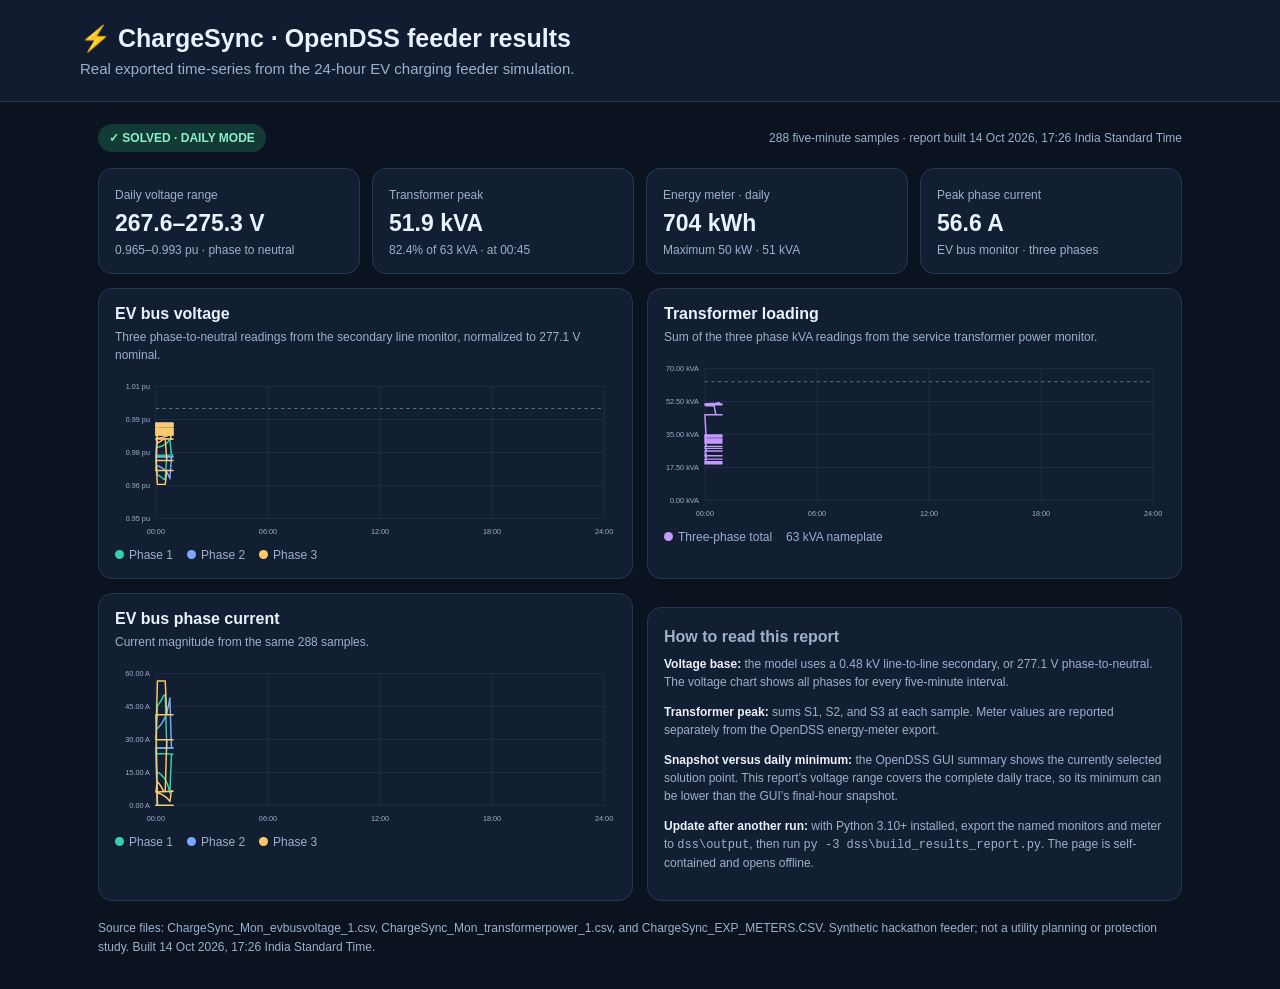
<file: dss/results.html>
<!doctype html>
<html lang="en"><head><meta charset="utf-8"><meta name="viewport" content="width=device-width,initial-scale=1">
<title>ChargeSync · OpenDSS results</title>
<style>
:root{color-scheme:dark;--bg:#0b1220;--panel:#121e32;--line:#263650;--text:#eaf1ff;--muted:#9eb0cc;--teal:#35d0ad;--blue:#7da7ff;--gold:#ffc96b;--purple:#c59aff}
*{box-sizing:border-box}body{margin:0;background:var(--bg);color:var(--text);font:15px Inter,Segoe UI,Arial,sans-serif}header{padding:24px max(18px,calc((100% - 1120px)/2));background:#111c30;border-bottom:1px solid var(--line)}h1{font-size:25px;margin:0}header p{color:var(--muted);margin:7px 0 0}main{max-width:1120px;margin:22px auto;padding:0 18px}a{color:#9fd7ff}.topline{display:flex;justify-content:space-between;gap:12px;align-items:center;margin-bottom:16px;flex-wrap:wrap}.badge{color:#8cf0c9;background:#123b35;border-radius:999px;padding:7px 11px;font-size:12px;font-weight:700}.subtle{font-size:12px;color:var(--muted)}.cards{display:grid;grid-template-columns:repeat(4,1fr);gap:12px}.card,.panel{background:var(--panel);border:1px solid var(--line);border-radius:14px;padding:16px}.card span{font-size:12px;color:var(--muted)}.card strong{display:block;font-size:23px;margin:8px 0 3px}.card small{font-size:12px;color:var(--muted)}.grid{display:grid;grid-template-columns:1fr 1fr;gap:14px;margin-top:14px}.panel h2{font-size:16px;margin:0 0 4px}.panel p{font-size:12px;color:var(--muted);margin:5px 0 12px;line-height:1.5}svg{display:block;width:100%;height:auto;overflow:visible}.legend{display:flex;gap:14px;flex-wrap:wrap;color:var(--muted);font-size:12px;margin-top:7px}.key{display:inline-block;width:9px;height:9px;border-radius:50%;margin-right:5px;background:var(--teal)}.key.blue{background:var(--blue)}.key.gold{background:var(--gold)}.key.purple{background:var(--purple)}.notes{margin-top:14px;line-height:1.65;color:var(--muted);font-size:13px}.notes b{color:var(--text)}footer{margin:18px 0 32px;color:var(--muted);font-size:12px;line-height:1.6}@media(max-width:820px){.cards{grid-template-columns:repeat(2,1fr)}.grid{grid-template-columns:1fr}}@media(max-width:480px){.cards{grid-template-columns:1fr 1fr}.card{padding:12px}.card strong{font-size:19px}}
</style></head><body>
<header><h1>⚡ ChargeSync · OpenDSS feeder results</h1><p>Real exported time-series from the 24-hour EV charging feeder simulation.</p></header>
<main><div class="topline"><span class="badge">✓ SOLVED · DAILY MODE</span><span class="subtle">288 five-minute samples · report built 14 Oct 2026, 17:26 India Standard Time</span></div>
<section class="cards">
<div class="card"><span>Daily voltage range</span><strong>267.6–275.3 V</strong><small>0.965–0.993 pu · phase to neutral</small></div>
<div class="card"><span>Transformer peak</span><strong>51.9 kVA</strong><small>82.4% of 63 kVA · at 00:45</small></div>
<div class="card"><span>Energy meter · daily</span><strong>704 kWh</strong><small>Maximum 50 kW · 51 kVA</small></div>
<div class="card"><span>Peak phase current</span><strong>56.6 A</strong><small>EV bus monitor · three phases</small></div>
</section>
<section class="grid">
<article class="panel"><h2>EV bus voltage</h2><p>Three phase-to-neutral readings from the secondary line monitor, normalized to 277.1 V nominal.</p><svg id="voltageChart" viewBox="0 0 760 250" role="img" aria-label="EV bus voltage by phase during the day"></svg><div class="legend"><span><i class="key"></i>Phase 1</span><span><i class="key blue"></i>Phase 2</span><span><i class="key gold"></i>Phase 3</span></div></article>
<article class="panel"><h2>Transformer loading</h2><p>Sum of the three phase kVA readings from the service transformer power monitor.</p><svg id="powerChart" viewBox="0 0 760 250" role="img" aria-label="Transformer apparent power throughout the day"></svg><div class="legend"><span><i class="key purple"></i>Three-phase total</span><span class="subtle">63 kVA nameplate</span></div></article>
</section>
<section class="grid">
<article class="panel"><h2>EV bus phase current</h2><p>Current magnitude from the same 288 samples.</p><svg id="currentChart" viewBox="0 0 760 250" role="img" aria-label="EV bus current by phase during the day"></svg><div class="legend"><span><i class="key"></i>Phase 1</span><span><i class="key blue"></i>Phase 2</span><span><i class="key gold"></i>Phase 3</span></div></article>
<article class="panel notes"><h2>How to read this report</h2><p><b>Voltage base:</b> the model uses a 0.48 kV line-to-line secondary, or 277.1 V phase-to-neutral. The voltage chart shows all phases for every five-minute interval.</p><p><b>Transformer peak:</b> sums S1, S2, and S3 at each sample. Meter values are reported separately from the OpenDSS energy-meter export.</p><p><b>Snapshot versus daily minimum:</b> the OpenDSS GUI summary shows the currently selected solution point. This report’s voltage range covers the complete daily trace, so its minimum can be lower than the GUI’s final-hour snapshot.</p><p><b>Update after another run:</b> with Python 3.10+ installed, export the named monitors and meter to <code>dss\output</code>, then run <code>py -3 dss\build_results_report.py</code>. The page is self-contained and opens offline.</p></article>
</section>
<footer>Source files: ChargeSync_Mon_evbusvoltage_1.csv, ChargeSync_Mon_transformerpower_1.csv, and ChargeSync_EXP_METERS.CSV. Synthetic hackathon feeder; not a utility planning or protection study. Built 14 Oct 2026, 17:26 India Standard Time.</footer></main>
<script>
const report={"voltage":[[300.0,272.225,269.933,273.376],[600.0,272.274,269.848,273.409],[900.0,272.333,269.749,273.446],[1200.0,272.405,269.63,273.488],[1500.0,272.496,269.485,273.537],[1800.0,272.612,269.304,273.595],[2100.0,272.766,269.069,273.666],[2400.0,272.983,268.745,273.757],[2700.0,273.308,268.271,273.88],[3000.0,271.306,270.998,273.249],[3300.0,271.272,270.999,273.28],[0.0,271.234,271.0,273.317],[300.0,268.77,274.14,272.785],[600.0,268.672,274.142,272.876],[900.0,268.551,274.145,272.989],[1200.0,268.396,274.149,273.132],[1500.0,268.218,274.153,273.296],[1800.0,268.19,274.153,273.322],[2100.0,271.091,274.089,270.563],[2400.0,271.091,274.089,270.563],[2700.0,271.091,274.089,270.563],[3000.0,271.091,274.089,270.563],[3300.0,271.091,274.089,270.563],[0.0,271.091,274.089,270.563],[300.0,274.315,274.172,267.56],[600.0,274.315,274.172,267.56],[900.0,274.315,274.172,267.56],[1200.0,274.315,274.172,267.56],[1500.0,274.315,274.172,267.56],[1800.0,274.315,274.172,267.56],[2100.0,274.212,274.099,269.311],[2400.0,274.212,274.099,269.311],[2700.0,274.212,274.099,269.311],[3000.0,274.212,274.099,269.311],[3300.0,274.212,274.099,269.311],[0.0,274.212,274.099,269.311],[300.0,274.132,274.132,274.132],[600.0,274.132,274.132,274.132],[900.0,274.132,274.132,274.132],[1200.0,274.132,274.132,274.132],[1500.0,274.132,274.132,274.132],[1800.0,274.132,274.132,274.132],[2100.0,274.132,274.132,274.132],[2400.0,274.132,274.132,274.132],[2700.0,274.132,274.132,274.132],[3000.0,274.132,274.132,274.132],[3300.0,274.132,274.132,274.132],[0.0,274.132,274.132,274.132],[300.0,274.376,274.376,274.376],[600.0,274.376,274.376,274.376],[900.0,274.376,274.376,274.376],[1200.0,274.376,274.376,274.376],[1500.0,274.376,274.376,274.376],[1800.0,274.376,274.376,274.376],[2100.0,274.376,274.376,274.376],[2400.0,274.376,274.376,274.376],[2700.0,274.376,274.376,274.376],[3000.0,274.376,274.376,274.376],[3300.0,274.376,274.376,274.376],[0.0,274.376,274.376,274.376],[300.0,274.619,274.619,274.619],[600.0,274.619,274.619,274.619],[900.0,274.619,274.619,274.619],[1200.0,274.619,274.619,274.619],[1500.0,274.619,274.619,274.619],[1800.0,274.619,274.619,274.619],[2100.0,274.619,274.619,274.619],[2400.0,274.619,274.619,274.619],[2700.0,274.619,274.619,274.619],[3000.0,274.619,274.619,274.619],[3300.0,274.619,274.619,274.619],[0.0,274.619,274.619,274.619],[300.0,274.861,274.862,274.861],[600.0,274.861,274.861,274.861],[900.0,274.861,274.861,274.861],[1200.0,274.861,274.861,274.861],[1500.0,274.861,274.861,274.861],[1800.0,274.861,274.861,274.861],[2100.0,274.861,274.861,274.861],[2400.0,274.861,274.861,274.861],[2700.0,274.861,274.861,274.861],[3000.0,274.861,274.861,274.861],[3300.0,274.861,274.861,274.861],[0.0,274.861,274.861,274.861],[300.0,275.033,275.034,275.033],[600.0,275.033,275.033,275.033],[900.0,275.033,275.033,275.033],[1200.0,275.033,275.033,275.033],[1500.0,275.033,275.033,275.033],[1800.0,275.033,275.033,275.033],[2100.0,275.033,275.033,275.033],[2400.0,275.033,275.033,275.033],[2700.0,275.033,275.033,275.033],[3000.0,275.033,275.033,275.033],[3300.0,275.033,275.033,275.033],[0.0,275.033,275.033,275.033],[300.0,275.171,275.171,275.171],[600.0,275.171,275.171,275.171],[900.0,275.171,275.171,275.171],[1200.0,275.171,275.171,275.171],[1500.0,275.171,275.171,275.171],[1800.0,275.171,275.171,275.171],[2100.0,275.171,275.171,275.171],[2400.0,275.171,275.171,275.171],[2700.0,275.171,275.171,275.171],[3000.0,275.171,275.171,275.171],[3300.0,275.171,275.171,275.171],[0.0,275.171,275.171,275.171],[300.0,275.239,275.24,275.239],[600.0,275.239,275.239,275.239],[900.0,275.239,275.239,275.239],[1200.0,275.239,275.239,275.239],[1500.0,275.239,275.239,275.239],[1800.0,275.239,275.239,275.239],[2100.0,275.239,275.239,275.239],[2400.0,275.239,275.239,275.239],[2700.0,275.239,275.239,275.239],[3000.0,275.239,275.239,275.239],[3300.0,275.239,275.239,275.239],[0.0,275.239,275.239,275.239],[300.0,275.274,275.274,275.274],[600.0,275.274,275.274,275.274],[900.0,275.274,275.274,275.274],[1200.0,275.274,275.274,275.274],[1500.0,275.274,275.274,275.274],[1800.0,275.274,275.274,275.274],[2100.0,275.274,275.274,275.274],[2400.0,275.274,275.274,275.274],[2700.0,275.274,275.274,275.274],[3000.0,275.274,275.274,275.274],[3300.0,275.274,275.274,275.274],[0.0,275.274,275.274,275.274],[300.0,275.274,275.274,275.274],[600.0,275.274,275.274,275.274],[900.0,275.274,275.274,275.274],[1200.0,275.274,275.274,275.274],[1500.0,275.274,275.274,275.274],[1800.0,275.274,275.274,275.274],[2100.0,275.274,275.274,275.274],[2400.0,275.274,275.274,275.274],[2700.0,275.274,275.274,275.274],[3000.0,275.274,275.274,275.274],[3300.0,275.274,275.274,275.274],[0.0,275.274,275.274,275.274],[300.0,275.171,275.171,275.171],[600.0,275.171,275.171,275.171],[900.0,275.171,275.171,275.171],[1200.0,275.171,275.171,275.171],[1500.0,275.171,275.171,275.171],[1800.0,275.171,275.171,275.171],[2100.0,275.171,275.171,275.171],[2400.0,275.171,275.171,275.171],[2700.0,275.171,275.171,275.171],[3000.0,275.171,275.171,275.171],[3300.0,275.171,275.171,275.171],[0.0,275.171,275.171,275.171],[300.0,274.861,274.86,274.861],[600.0,274.861,274.861,274.861],[900.0,274.861,274.861,274.861],[1200.0,274.861,274.861,274.861],[1500.0,274.861,274.861,274.861],[1800.0,274.861,274.861,274.861],[2100.0,274.861,274.861,274.861],[2400.0,274.861,274.861,274.861],[2700.0,274.861,274.861,274.861],[3000.0,274.861,274.861,274.861],[3300.0,274.861,274.861,274.861],[0.0,274.861,274.861,274.861],[300.0,274.48,274.48,274.48],[600.0,274.48,274.48,274.48],[900.0,274.48,274.48,274.48],[1200.0,274.48,274.48,274.48],[1500.0,274.48,274.48,274.48],[1800.0,274.48,274.48,274.48],[2100.0,274.48,274.48,274.48],[2400.0,274.48,274.48,274.48],[2700.0,274.48,274.48,274.48],[3000.0,274.48,274.48,274.48],[3300.0,274.48,274.48,274.48],[0.0,274.48,274.48,274.48],[300.0,274.202,274.201,274.202],[600.0,274.202,274.202,274.202],[900.0,274.202,274.202,274.202],[1200.0,274.202,274.202,274.202],[1500.0,274.202,274.202,274.202],[1800.0,274.202,274.202,274.202],[2100.0,274.202,274.202,274.202],[2400.0,274.202,274.202,274.202],[2700.0,274.202,274.202,274.202],[3000.0,274.202,274.202,274.202],[3300.0,274.202,274.202,274.202],[0.0,274.202,274.202,274.202],[300.0,273.992,273.992,273.992],[600.0,273.992,273.992,273.992],[900.0,273.992,273.992,273.992],[1200.0,273.992,273.992,273.992],[1500.0,273.992,273.992,273.992],[1800.0,273.992,273.992,273.992],[2100.0,273.992,273.992,273.992],[2400.0,273.992,273.992,273.992],[2700.0,273.992,273.992,273.992],[3000.0,273.992,273.992,273.992],[3300.0,273.992,273.992,273.992],[0.0,273.992,273.992,273.992],[300.0,273.852,273.852,273.852],[600.0,273.852,273.852,273.852],[900.0,273.852,273.852,273.852],[1200.0,273.852,273.852,273.852],[1500.0,273.852,273.852,273.852],[1800.0,273.852,273.852,273.852],[2100.0,273.852,273.852,273.852],[2400.0,273.852,273.852,273.852],[2700.0,273.852,273.852,273.852],[3000.0,273.852,273.852,273.852],[3300.0,273.852,273.852,273.852],[0.0,273.852,273.852,273.852],[300.0,273.782,273.782,273.782],[600.0,273.782,273.782,273.782],[900.0,273.782,273.782,273.782],[1200.0,273.782,273.782,273.782],[1500.0,273.782,273.782,273.782],[1800.0,273.782,273.782,273.782],[2100.0,273.782,273.782,273.782],[2400.0,273.782,273.782,273.782],[2700.0,273.782,273.782,273.782],[3000.0,273.782,273.782,273.782],[3300.0,273.782,273.782,273.782],[0.0,273.782,273.782,273.782],[300.0,273.887,273.887,273.887],[600.0,273.887,273.887,273.887],[900.0,273.887,273.887,273.887],[1200.0,273.887,273.887,273.887],[1500.0,273.887,273.887,273.887],[1800.0,273.887,273.887,273.887],[2100.0,273.887,273.887,273.887],[2400.0,273.887,273.887,273.887],[2700.0,273.887,273.887,273.887],[3000.0,273.887,273.887,273.887],[3300.0,273.887,273.887,273.887],[0.0,273.887,273.887,273.887],[300.0,273.992,273.992,273.992],[600.0,273.992,273.992,273.992],[900.0,273.992,273.992,273.992],[1200.0,273.992,273.992,273.992],[1500.0,273.992,273.992,273.992],[1800.0,273.992,273.992,273.992],[2100.0,273.992,273.992,273.992],[2400.0,273.992,273.992,273.992],[2700.0,273.992,273.992,273.992],[3000.0,273.992,273.992,273.992],[3300.0,273.992,273.992,273.992],[0.0,273.992,273.992,273.992],[300.0,274.062,274.062,274.062],[600.0,274.062,274.062,274.062],[900.0,274.062,274.062,274.062],[1200.0,274.062,274.062,274.062],[1500.0,274.062,274.062,274.062],[1800.0,274.062,274.062,274.062],[2100.0,274.062,274.062,274.062],[2400.0,274.062,274.062,274.062],[2700.0,274.062,274.062,274.062],[3000.0,274.062,274.062,274.062],[3300.0,274.062,274.062,274.062],[0.0,274.062,274.062,274.062],[300.0,273.992,273.992,273.992],[600.0,273.992,273.992,273.992],[900.0,273.992,273.992,273.992],[1200.0,273.992,273.992,273.992],[1500.0,273.992,273.992,273.992],[1800.0,273.992,273.992,273.992],[2100.0,273.992,273.992,273.992],[2400.0,273.992,273.992,273.992],[2700.0,273.992,273.992,273.992],[3000.0,273.992,273.992,273.992],[3300.0,273.992,273.992,273.992],[0.0,273.992,273.992,273.992],[300.0,273.817,273.817,273.817],[600.0,273.817,273.817,273.817],[900.0,273.817,273.817,273.817],[1200.0,273.817,273.817,273.817],[1500.0,273.817,273.817,273.817],[1800.0,273.817,273.817,273.817],[2100.0,273.817,273.817,273.817],[2400.0,273.817,273.817,273.817],[2700.0,273.817,273.817,273.817],[3000.0,273.817,273.817,273.817],[3300.0,273.817,273.817,273.817],[0.0,273.817,273.817,273.817]],"current":[[300.0,15.1038,35.0256,5.79535],[600.0,14.6758,35.7389,5.52827],[900.0,14.1598,36.5748,5.22663],[1200.0,13.5283,37.5733,4.8824],[1500.0,12.7395,38.79,4.48391],[1800.0,11.7276,40.3116,4.01343],[2100.0,10.3813,42.2848,3.44181],[2400.0,8.48914,44.9878,2.71469],[2700.0,5.65706,48.9386,1.73555],[3000.0,23.0411,26.0911,6.69577],[3300.0,23.3204,26.0912,6.42064],[0.0,23.6437,26.0911,6.10216],[300.0,45.4482,0.000751663,10.7637],[600.0,46.2616,0.000214063,9.97579],[900.0,47.2663,0.000262985,9.00368],[1200.0,48.5475,0.000335388,7.76654],[1500.0,50.0216,0.000386068,6.34646],[1800.0,50.2538,6.13743e-05,6.12434],[2100.0,26.0823,0.000266079,29.8664],[2400.0,26.0824,4.00322e-07,29.8666],[2700.0,26.0824,1.46231e-09,29.8666],[3000.0,26.0824,4.82038e-10,29.8666],[3300.0,26.0824,2.9998e-12,29.8666],[0.0,26.0824,7.20859e-10,29.8666],[300.0,0.000243901,0.000176397,56.6269],[600.0,6.49001e-07,8.24387e-07,56.6285],[900.0,1.29865e-09,1.71254e-09,56.6285],[1200.0,3.81529e-12,2.52426e-12,56.6285],[1500.0,1.63961e-12,8.87923e-13,56.6285],[1800.0,2.48296e-12,7.19019e-13,56.6285],[2100.0,0.00010432,5.73316e-05,41.258],[2400.0,1.75639e-07,2.60905e-07,41.2575],[2700.0,2.52139e-10,3.07194e-10,41.2575],[3000.0,2.34371e-13,1.14254e-12,41.2575],[3300.0,1.65531e-12,9.71341e-13,41.2575],[0.0,1.65531e-12,9.71341e-13,41.2575],[300.0,0.000146636,0.00012373,3.29024e-05],[600.0,9.31262e-08,2.86438e-07,2.28459e-08],[900.0,1.19938e-10,4.36339e-10,1.5838e-11],[1200.0,1.17186e-12,2.15181e-12,1.94268e-12],[1500.0,2.05896e-12,3.208e-12,2.03369e-12],[1800.0,2.05896e-12,3.208e-12,2.03369e-12],[2100.0,2.05896e-12,3.208e-12,2.03369e-12],[2400.0,2.05896e-12,3.208e-12,2.03369e-12],[2700.0,2.05896e-12,3.208e-12,2.03369e-12],[3000.0,2.05896e-12,3.208e-12,2.03369e-12],[3300.0,2.05896e-12,3.208e-12,2.03369e-12],[0.0,2.05896e-12,3.208e-12,2.03369e-12],[300.0,0.000711521,0.0022716,0.000228467],[600.0,3.08547e-07,2.31362e-06,8.5241e-08],[900.0,6.6151e-11,3.48944e-09,2.15247e-10],[1200.0,1.60073e-12,4.32047e-12,9.09495e-13],[1500.0,1.52527e-12,7.27951e-13,1.4559e-12],[1800.0,1.52527e-12,7.27951e-13,1.4559e-12],[2100.0,1.52527e-12,7.27951e-13,1.4559e-12],[2400.0,1.52527e-12,7.27951e-13,1.4559e-12],[2700.0,1.52527e-12,7.27951e-13,1.4559e-12],[3000.0,1.52527e-12,7.27951e-13,1.4559e-12],[3300.0,1.52527e-12,7.27951e-13,1.4559e-12],[0.0,1.52527e-12,7.27951e-13,1.4559e-12],[300.0,0.000702662,0.00226735,0.000224395],[600.0,3.94964e-07,2.53392e-06,1.14088e-07],[900.0,1.00666e-10,3.70338e-09,2.03372e-10],[1200.0,3.41061e-13,6.10769e-12,4.54747e-13],[1500.0,1.3074e-12,3.63975e-13,9.37486e-13],[1800.0,1.3074e-12,3.63975e-13,9.37486e-13],[2100.0,1.3074e-12,3.63975e-13,9.37486e-13],[2400.0,1.3074e-12,3.63975e-13,9.37486e-13],[2700.0,1.3074e-12,3.63975e-13,9.37486e-13],[3000.0,1.3074e-12,3.63975e-13,9.37486e-13],[3300.0,1.3074e-12,3.63975e-13,9.37486e-13],[0.0,1.3074e-12,3.63975e-13,9.37486e-13],[300.0,0.000696075,0.00226682,0.000221371],[600.0,4.71613e-07,2.74558e-06,1.39693e-07],[900.0,1.66648e-10,3.92233e-09,1.88308e-10],[1200.0,5.68434e-13,5.98127e-12,4.54747e-13],[1500.0,1.01685e-12,2.54212e-13,9.37486e-13],[1800.0,1.01685e-12,2.54212e-13,9.37486e-13],[2100.0,1.01685e-12,2.54212e-13,9.37486e-13],[2400.0,1.01685e-12,2.54212e-13,9.37486e-13],[2700.0,1.01685e-12,2.54212e-13,9.37486e-13],[3000.0,1.01685e-12,2.54212e-13,9.37486e-13],[3300.0,1.01685e-12,2.54212e-13,9.37486e-13],[0.0,1.01685e-12,2.54212e-13,9.37486e-13],[300.0,0.000494613,0.00161987,0.000156969],[600.0,3.71722e-07,2.06337e-06,1.11354e-07],[900.0,1.62996e-10,2.91746e-09,1.26126e-10],[1200.0,1.36897e-12,4.77485e-12,1.13687e-12],[1500.0,1.36897e-12,1.43804e-12,2.27374e-13],[1800.0,1.36897e-12,1.43804e-12,2.27374e-13],[2100.0,1.36897e-12,1.43804e-12,2.27374e-13],[2400.0,1.36897e-12,1.43804e-12,2.27374e-13],[2700.0,1.36897e-12,1.43804e-12,2.27374e-13],[3000.0,1.36897e-12,1.43804e-12,2.27374e-13],[3300.0,1.36897e-12,1.43804e-12,2.27374e-13],[0.0,1.36897e-12,1.43804e-12,2.27374e-13],[300.0,0.000394587,0.00129729,0.000125088],[600.0,3.17559e-07,1.71303e-06,9.57374e-08],[900.0,1.58144e-10,2.41017e-09,9.67747e-11],[1200.0,2.55479e-12,4.73168e-12,1.94268e-12],[1500.0,5.68434e-13,2.34371e-13,1.28622e-12],[1800.0,5.68434e-13,2.34371e-13,1.28622e-12],[2100.0,5.68434e-13,2.34371e-13,1.28622e-12],[2400.0,5.68434e-13,2.34371e-13,1.28622e-12],[2700.0,5.68434e-13,2.34371e-13,1.28622e-12],[3000.0,5.68434e-13,2.34371e-13,1.28622e-12],[3300.0,5.68434e-13,2.34371e-13,1.28622e-12],[0.0,5.68434e-13,2.34371e-13,1.28622e-12],[300.0,0.000197036,0.000648943,6.24386e-05],[600.0,1.63506e-07,8.71471e-07,4.94205e-08],[900.0,8.45029e-11,1.22306e-09,4.73134e-11],[1200.0,8.27653e-13,1.77585e-12,9.37486e-13],[1500.0,3.21555e-13,3.97904e-13,9.09495e-13],[1800.0,3.21555e-13,3.97904e-13,9.09495e-13],[2100.0,3.21555e-13,3.97904e-13,9.09495e-13],[2400.0,3.21555e-13,3.97904e-13,9.09495e-13],[2700.0,3.21555e-13,3.97904e-13,9.09495e-13],[3000.0,3.21555e-13,3.97904e-13,9.09495e-13],[3300.0,3.21555e-13,3.97904e-13,9.09495e-13],[0.0,3.21555e-13,3.97904e-13,9.09495e-13],[300.0,9.84642e-05,0.000324563,3.1198e-05],[600.0,8.28904e-08,4.39402e-07,2.50811e-08],[900.0,4.69311e-11,6.16811e-10,2.27203e-11],[1200.0,1.81988e-12,1.60878e-12,9.37486e-13],[1500.0,5.08423e-13,5.68434e-13,9.09495e-13],[1800.0,5.08423e-13,5.68434e-13,9.09495e-13],[2100.0,5.08423e-13,5.68434e-13,9.09495e-13],[2400.0,5.08423e-13,5.68434e-13,9.09495e-13],[2700.0,5.08423e-13,5.68434e-13,9.09495e-13],[3000.0,5.08423e-13,5.68434e-13,9.09495e-13],[3300.0,5.08423e-13,5.68434e-13,9.09495e-13],[0.0,5.08423e-13,5.68434e-13,9.09495e-13],[300.0,5.08423e-13,5.68434e-13,9.09495e-13],[600.0,5.08423e-13,5.68434e-13,9.09495e-13],[900.0,5.08423e-13,5.68434e-13,9.09495e-13],[1200.0,5.08423e-13,5.68434e-13,9.09495e-13],[1500.0,5.08423e-13,5.68434e-13,9.09495e-13],[1800.0,5.08423e-13,5.68434e-13,9.09495e-13],[2100.0,5.08423e-13,5.68434e-13,9.09495e-13],[2400.0,5.08423e-13,5.68434e-13,9.09495e-13],[2700.0,5.08423e-13,5.68434e-13,9.09495e-13],[3000.0,5.08423e-13,5.68434e-13,9.09495e-13],[3300.0,5.08423e-13,5.68434e-13,9.09495e-13],[0.0,5.08423e-13,5.68434e-13,9.09495e-13],[300.0,0.000295485,0.000971708,9.36576e-05],[600.0,2.38349e-07,1.28434e-06,7.18739e-08],[900.0,1.17402e-10,1.80491e-09,7.19913e-11],[1200.0,4.68743e-13,3.64508e-12,6.82121e-13],[1500.0,5.68434e-13,2.34371e-13,1.28622e-12],[1800.0,5.68434e-13,2.34371e-13,1.28622e-12],[2100.0,5.68434e-13,2.34371e-13,1.28622e-12],[2400.0,5.68434e-13,2.34371e-13,1.28622e-12],[2700.0,5.68434e-13,2.34371e-13,1.28622e-12],[3000.0,5.68434e-13,2.34371e-13,1.28622e-12],[3300.0,5.68434e-13,2.34371e-13,1.28622e-12],[0.0,5.68434e-13,2.34371e-13,1.28622e-12],[300.0,0.000891532,0.00290525,0.000283412],[600.0,6.08435e-07,3.52798e-06,1.80357e-07],[900.0,2.15255e-10,5.0238e-09,2.38628e-10],[1200.0,2.50369e-12,8.71467e-12,1.01685e-12],[1500.0,6.84485e-13,6.4311e-13,2.03369e-12],[1800.0,8.19807e-13,1.02318e-12,9.37486e-13],[2100.0,8.19807e-13,1.02318e-12,9.37486e-13],[2400.0,8.19807e-13,1.02318e-12,9.37486e-13],[2700.0,8.19807e-13,1.02318e-12,9.37486e-13],[3000.0,8.19807e-13,1.02318e-12,9.37486e-13],[3300.0,8.19807e-13,1.02318e-12,9.37486e-13],[0.0,8.19807e-13,1.02318e-12,9.37486e-13],[300.0,0.00110646,0.00355229,0.000354198],[600.0,5.49394e-07,3.78297e-06,1.55414e-07],[900.0,1.13631e-10,5.60361e-09,3.28952e-10],[1200.0,2.57809e-12,8.44043e-12,9.09495e-13],[1500.0,8.19807e-13,1.02318e-12,9.09495e-13],[1800.0,8.19807e-13,1.02318e-12,9.09495e-13],[2100.0,8.19807e-13,1.02318e-12,9.09495e-13],[2400.0,8.19807e-13,1.02318e-12,9.09495e-13],[2700.0,8.19807e-13,1.02318e-12,9.09495e-13],[3000.0,8.19807e-13,1.02318e-12,9.09495e-13],[3300.0,8.19807e-13,1.02318e-12,9.09495e-13],[0.0,8.19807e-13,1.02318e-12,9.09495e-13],[300.0,0.000818519,0.00259334,0.000263896],[600.0,2.79733e-07,2.46117e-06,7.34089e-08],[900.0,7.31596e-11,3.79596e-09,2.52972e-10],[1200.0,3.13619e-12,6.21026e-12,1.36424e-12],[1500.0,6.84485e-13,7.73154e-13,1.01685e-12],[1800.0,6.84485e-13,7.73154e-13,1.01685e-12],[2100.0,6.84485e-13,7.73154e-13,1.01685e-12],[2400.0,6.84485e-13,7.73154e-13,1.01685e-12],[2700.0,6.84485e-13,7.73154e-13,1.01685e-12],[3000.0,6.84485e-13,7.73154e-13,1.01685e-12],[3300.0,6.84485e-13,7.73154e-13,1.01685e-12],[0.0,6.84485e-13,7.73154e-13,1.01685e-12],[300.0,0.000623275,0.00195331,0.000202188],[600.0,1.39341e-07,1.68701e-06,3.42827e-08],[900.0,5.79147e-11,2.67809e-09,1.92108e-10],[1200.0,3.21555e-13,2.79633e-12,1.4559e-12],[1500.0,8.19807e-13,1.72039e-12,1.28622e-12],[1800.0,8.19807e-13,1.72039e-12,1.28622e-12],[2100.0,8.19807e-13,1.72039e-12,1.28622e-12],[2400.0,8.19807e-13,1.72039e-12,1.28622e-12],[2700.0,8.19807e-13,1.72039e-12,1.28622e-12],[3000.0,8.19807e-13,1.72039e-12,1.28622e-12],[3300.0,8.19807e-13,1.72039e-12,1.28622e-12],[0.0,8.19807e-13,1.72039e-12,1.28622e-12],[300.0,0.000420282,0.00130702,0.000136943],[600.0,6.54447e-08,1.05896e-06,1.88505e-08],[900.0,3.61632e-11,1.70282e-09,1.25425e-10],[1200.0,1.83315e-12,1.67182e-12,0.0],[1500.0,1.18693e-12,6.65335e-13,0.0],[1800.0,1.18693e-12,6.65335e-13,0.0],[2100.0,1.18693e-12,6.65335e-13,0.0],[2400.0,1.18693e-12,6.65335e-13,0.0],[2700.0,1.18693e-12,6.65335e-13,0.0],[3000.0,1.18693e-12,6.65335e-13,0.0],[3300.0,1.18693e-12,6.65335e-13,0.0],[0.0,1.18693e-12,6.65335e-13,0.0],[300.0,0.000211472,0.000655015,6.90658e-05],[600.0,2.82677e-08,5.14357e-07,1.01944e-08],[900.0,1.84285e-11,8.28693e-10,6.20464e-11],[1200.0,2.84217e-13,2.18755e-12,6.82121e-13],[1500.0,6.04254e-13,1.17186e-12,2.27374e-13],[1800.0,6.04254e-13,1.17186e-12,2.27374e-13],[2100.0,6.04254e-13,1.17186e-12,2.27374e-13],[2400.0,6.04254e-13,1.17186e-12,2.27374e-13],[2700.0,6.04254e-13,1.17186e-12,2.27374e-13],[3000.0,6.04254e-13,1.17186e-12,2.27374e-13],[3300.0,6.04254e-13,1.17186e-12,2.27374e-13],[0.0,6.04254e-13,1.17186e-12,2.27374e-13],[300.0,0.00031499,0.000981092,0.000102547],[600.0,5.289e-08,8.06818e-07,1.43277e-08],[900.0,2.9649e-11,1.29458e-09,9.40888e-11],[1200.0,2.34371e-13,1.67182e-12,9.37486e-13],[1500.0,8.19807e-13,1.33067e-12,1.13687e-12],[1800.0,8.19807e-13,1.33067e-12,1.13687e-12],[2100.0,8.19807e-13,1.33067e-12,1.13687e-12],[2400.0,8.19807e-13,1.33067e-12,1.13687e-12],[2700.0,8.19807e-13,1.33067e-12,1.13687e-12],[3000.0,8.19807e-13,1.33067e-12,1.13687e-12],[3300.0,8.19807e-13,1.33067e-12,1.13687e-12],[0.0,8.19807e-13,1.33067e-12,1.13687e-12],[300.0,0.000312456,0.000978744,0.000101391],[600.0,6.87681e-08,8.44125e-07,1.70124e-08],[900.0,3.02728e-11,1.34135e-09,9.56322e-11],[1200.0,1.38306e-12,3.35906e-12,1.4559e-12],[1500.0,8.19807e-13,1.72039e-12,1.28622e-12],[1800.0,8.19807e-13,1.72039e-12,1.28622e-12],[2100.0,8.19807e-13,1.72039e-12,1.28622e-12],[2400.0,8.19807e-13,1.72039e-12,1.28622e-12],[2700.0,8.19807e-13,1.72039e-12,1.28622e-12],[3000.0,8.19807e-13,1.72039e-12,1.28622e-12],[3300.0,8.19807e-13,1.72039e-12,1.28622e-12],[0.0,8.19807e-13,1.72039e-12,1.28622e-12],[300.0,0.000207179,0.00065141,6.70859e-05],[600.0,5.36293e-08,5.79982e-07,1.3384e-08],[900.0,2.00247e-11,9.12542e-10,6.5129e-11],[1200.0,4.09904e-13,2.23937e-12,1.01685e-12],[1500.0,1.24667e-12,2.84217e-13,9.09495e-13],[1800.0,9.92728e-13,1.2774e-12,6.82121e-13],[2100.0,1.24667e-12,2.84217e-13,9.09495e-13],[2400.0,9.92728e-13,1.2774e-12,6.82121e-13],[2700.0,1.24667e-12,2.84217e-13,9.09495e-13],[3000.0,9.92728e-13,1.2774e-12,6.82121e-13],[3300.0,1.24667e-12,2.84217e-13,9.09495e-13],[0.0,9.92728e-13,1.2774e-12,6.82121e-13],[300.0,0.000208,0.000651721,6.74839e-05],[600.0,4.61809e-08,5.62516e-07,1.13887e-08],[900.0,2.05861e-11,8.92953e-10,6.35948e-11],[1200.0,1.42109e-12,8.67677e-13,0.0],[1500.0,8.19807e-13,1.72039e-12,1.28622e-12],[1800.0,8.19807e-13,1.72039e-12,1.28622e-12],[2100.0,8.19807e-13,1.72039e-12,1.28622e-12],[2400.0,8.19807e-13,1.72039e-12,1.28622e-12],[2700.0,8.19807e-13,1.72039e-12,1.28622e-12],[3000.0,8.19807e-13,1.72039e-12,1.28622e-12],[3300.0,8.19807e-13,1.72039e-12,1.28622e-12],[0.0,8.19807e-13,1.72039e-12,1.28622e-12],[300.0,0.000526683,0.00163482,0.0001718],[600.0,7.56751e-08,1.30413e-06,2.40548e-08],[900.0,4.42293e-11,2.09961e-09,1.55869e-10],[1200.0,7.38964e-13,3.13619e-12,1.01685e-12],[1500.0,1.82254e-12,1.15938e-12,9.37486e-13],[1800.0,1.82254e-12,1.15938e-12,9.37486e-13],[2100.0,1.82254e-12,1.15938e-12,9.37486e-13],[2400.0,1.82254e-12,1.15938e-12,9.37486e-13],[2700.0,1.82254e-12,1.15938e-12,9.37486e-13],[3000.0,1.82254e-12,1.15938e-12,9.37486e-13],[3300.0,1.82254e-12,1.15938e-12,9.37486e-13],[0.0,1.82254e-12,1.15938e-12,9.37486e-13]],"transformer":[[300.0,51.3356],[600.0,51.35999999999999],[900.0,51.3865],[1200.0,51.419399999999996],[1500.0,51.461600000000004],[1800.0,51.5175],[2100.0,51.5954],[2400.0,51.712199999999996],[2700.0,51.9041],[3000.0,51.194500000000005],[3300.0,51.2015],[0.0,51.2098],[300.0,51.051100000000005],[600.0,51.0851],[900.0,51.12820000000001],[1200.0,51.186499999999995],[1500.0,51.25829999999999],[1800.0,51.2707],[2100.0,50.708],[2400.0,50.7083],[2700.0,50.7083],[3000.0,50.7083],[3300.0,50.7083],[0.0,50.7083],[300.0,50.216],[600.0,50.2174],[900.0,50.2174],[1200.0,50.2174],[1500.0,50.2174],[1800.0,50.2174],[2100.0,45.4899],[2400.0,45.4894],[2700.0,45.4894],[3000.0,45.4894],[3300.0,45.4894],[0.0,45.4894],[300.0,31.1801],[600.0,31.1799],[900.0,31.1799],[1200.0,31.1799],[1500.0,31.1799],[1800.0,31.1799],[2100.0,31.1799],[2400.0,31.1799],[2700.0,31.1799],[3000.0,31.1799],[3300.0,31.1799],[0.0,31.1799],[300.0,28.6749],[600.0,28.67445],[900.0,28.67445],[1200.0,28.67445],[1500.0,28.67445],[1800.0,28.67445],[2100.0,28.67445],[2400.0,28.67445],[2700.0,28.67445],[3000.0,28.67445],[3300.0,28.67445],[0.0,28.67445],[300.0,26.17362],[600.0,26.17341],[900.0,26.17341],[1200.0,26.17341],[1500.0,26.17341],[1800.0,26.17341],[2100.0,26.17341],[2400.0,26.17341],[2700.0,26.17341],[3000.0,26.17341],[3300.0,26.17341],[0.0,26.17341],[300.0,23.67683],[600.0,23.676840000000002],[900.0,23.676840000000002],[1200.0,23.676840000000002],[1500.0,23.676840000000002],[1800.0,23.676840000000002],[2100.0,23.676840000000002],[2400.0,23.676840000000002],[2700.0,23.676840000000002],[3000.0,23.676840000000002],[3300.0,23.676840000000002],[0.0,23.676840000000002],[300.0,21.896179999999998],[600.0,21.896279999999997],[900.0,21.896279999999997],[1200.0,21.896279999999997],[1500.0,21.896279999999997],[1800.0,21.896279999999997],[2100.0,21.896279999999997],[2400.0,21.896279999999997],[2700.0,21.896279999999997],[3000.0,21.896279999999997],[3300.0,21.896279999999997],[0.0,21.896279999999997],[300.0,20.473319999999998],[600.0,20.47347],[900.0,20.47347],[1200.0,20.47347],[1500.0,20.47347],[1800.0,20.47347],[2100.0,20.47347],[2400.0,20.47347],[2700.0,20.47347],[3000.0,20.47347],[3300.0,20.47347],[0.0,20.47347],[300.0,19.762500000000003],[600.0,19.76259],[900.0,19.76259],[1200.0,19.76259],[1500.0,19.76259],[1800.0,19.76259],[2100.0,19.76259],[2400.0,19.76259],[2700.0,19.76259],[3000.0,19.76259],[3300.0,19.76259],[0.0,19.76259],[300.0,19.40724],[600.0,19.4073],[900.0,19.4073],[1200.0,19.4073],[1500.0,19.4073],[1800.0,19.4073],[2100.0,19.4073],[2400.0,19.4073],[2700.0,19.4073],[3000.0,19.4073],[3300.0,19.4073],[0.0,19.4073],[300.0,19.4073],[600.0,19.4073],[900.0,19.4073],[1200.0,19.4073],[1500.0,19.4073],[1800.0,19.4073],[2100.0,19.4073],[2400.0,19.4073],[2700.0,19.4073],[3000.0,19.4073],[3300.0,19.4073],[0.0,19.4073],[300.0,20.473570000000002],[600.0,20.47347],[900.0,20.47347],[1200.0,20.47347],[1500.0,20.47347],[1800.0,20.47347],[2100.0,20.47347],[2400.0,20.47347],[2700.0,20.47347],[3000.0,20.47347],[3300.0,20.47347],[0.0,20.47347],[300.0,23.676849999999998],[600.0,23.676840000000002],[900.0,23.676840000000002],[1200.0,23.676840000000002],[1500.0,23.676840000000002],[1800.0,23.676840000000002],[2100.0,23.676840000000002],[2400.0,23.676840000000002],[2700.0,23.676840000000002],[3000.0,23.676840000000002],[3300.0,23.676840000000002],[0.0,23.676840000000002],[300.0,27.601529999999997],[600.0,27.602040000000002],[900.0,27.602040000000002],[1200.0,27.602040000000002],[1500.0,27.602040000000002],[1800.0,27.602040000000002],[2100.0,27.602040000000002],[2400.0,27.602040000000002],[2700.0,27.602040000000002],[3000.0,27.602040000000002],[3300.0,27.602040000000002],[0.0,27.602040000000002],[300.0,30.463100000000004],[600.0,30.4638],[900.0,30.4638],[1200.0,30.4638],[1500.0,30.4638],[1800.0,30.4638],[2100.0,30.4638],[2400.0,30.4638],[2700.0,30.4638],[3000.0,30.4638],[3300.0,30.4638],[0.0,30.4638],[300.0,32.6132],[600.0,32.6139],[900.0,32.6139],[1200.0,32.6139],[1500.0,32.6139],[1800.0,32.6139],[2100.0,32.6139],[2400.0,32.6139],[2700.0,32.6139],[3000.0,32.6139],[3300.0,32.6139],[0.0,32.6139],[300.0,34.0485],[600.0,34.0491],[900.0,34.0491],[1200.0,34.0491],[1500.0,34.0491],[1800.0,34.0491],[2100.0,34.0491],[2400.0,34.0491],[2700.0,34.0491],[3000.0,34.0491],[3300.0,34.0491],[0.0,34.0491],[300.0,34.767],[600.0,34.7673],[900.0,34.7673],[1200.0,34.7673],[1500.0,34.7673],[1800.0,34.7673],[2100.0,34.7673],[2400.0,34.7673],[2700.0,34.7673],[3000.0,34.7673],[3300.0,34.7673],[0.0,34.7673],[300.0,33.6906],[600.0,33.6903],[900.0,33.6903],[1200.0,33.6903],[1500.0,33.6903],[1800.0,33.6903],[2100.0,33.6903],[2400.0,33.6903],[2700.0,33.6903],[3000.0,33.6903],[3300.0,33.6903],[0.0,33.6903],[300.0,32.6142],[600.0,32.6139],[900.0,32.6139],[1200.0,32.6139],[1500.0,32.6139],[1800.0,32.6139],[2100.0,32.6139],[2400.0,32.6139],[2700.0,32.6139],[3000.0,32.6139],[3300.0,32.6139],[0.0,32.6139],[300.0,31.897000000000002],[600.0,31.8966],[900.0,31.8966],[1200.0,31.8966],[1500.0,31.8966],[1800.0,31.8966],[2100.0,31.8966],[2400.0,31.8966],[2700.0,31.8966],[3000.0,31.8966],[3300.0,31.8966],[0.0,31.8966],[300.0,32.6136],[600.0,32.6139],[900.0,32.6139],[1200.0,32.6139],[1500.0,32.6139],[1800.0,32.6139],[2100.0,32.6139],[2400.0,32.6139],[2700.0,32.6139],[3000.0,32.6139],[3300.0,32.6139],[0.0,32.6139],[300.0,34.4075],[600.0,34.4082],[900.0,34.4082],[1200.0,34.4082],[1500.0,34.4082],[1800.0,34.4082],[2100.0,34.4082],[2400.0,34.4082],[2700.0,34.4082],[3000.0,34.4082],[3300.0,34.4082],[0.0,34.4082]]};
const colors=['#35d0ad','#7da7ff','#ffc96b'];
function draw(id, rows, series, min, max, unit, convert=(x)=>x, reference=null){
 const svg=document.getElementById(id), W=760,H=250,L=62,R=18,T=16,B=34, pw=W-L-R,ph=H-T-B;
 const x=(sec)=>L+sec/86400*pw, y=(v)=>T+(max-v)/(max-min)*ph;
 let out='';
 for(let i=0;i<=4;i++){let val=min+(max-min)*i/4, yy=y(val);out+=`<line x1="${L}" y1="${yy}" x2="${W-R}" y2="${yy}" stroke="#263650"/><text x="${L-9}" y="${yy+4}" text-anchor="end" fill="#9eb0cc" font-size="11">${val.toFixed(2)} ${unit}</text>`;}
 for(let h=0;h<=24;h+=6){let xx=L+h/24*pw;out+=`<line x1="${xx}" y1="${T}" x2="${xx}" y2="${H-B}" stroke="#263650"/><text x="${xx}" y="${H-10}" text-anchor="middle" fill="#9eb0cc" font-size="11">${String(h).padStart(2,'0')}:00</text>`;}
 if(reference!==null){let yy=y(reference);out+=`<line x1="${L}" y1="${yy}" x2="${W-R}" y2="${yy}" stroke="#8298b9" stroke-dasharray="5 5"/>`;}
 series.forEach((s)=>{let points=rows.map(row=>`${x(row[0])},${y(convert(row[s.index]))}`).join(' ');out+=`<polyline points="${points}" fill="none" stroke="${s.color}" stroke-width="2.2" stroke-linejoin="round" stroke-linecap="round"/>`;});
 svg.innerHTML=out;
}
const pu=(v)=>v/277.1281292110;
draw('voltageChart',report.voltage,[{index:1,color:colors[0]},{index:2,color:colors[1]},{index:3,color:colors[2]}],0.95,1.01,'pu',pu,1.0);
const kvaMax=Math.max(63,...report.transformer.map(p=>p[1]));
draw('powerChart',report.transformer,[{index:1,color:'#c59aff'}],0,Math.ceil(kvaMax/10)*10,'kVA',(v)=>v,63);
const ampsMax=Math.max(...report.current.flatMap(p=>p.slice(1)));
draw('currentChart',report.current,[{index:1,color:colors[0]},{index:2,color:colors[1]},{index:3,color:colors[2]}],0,Math.ceil(ampsMax/10)*10,'A');
</script></body></html>
</file>
